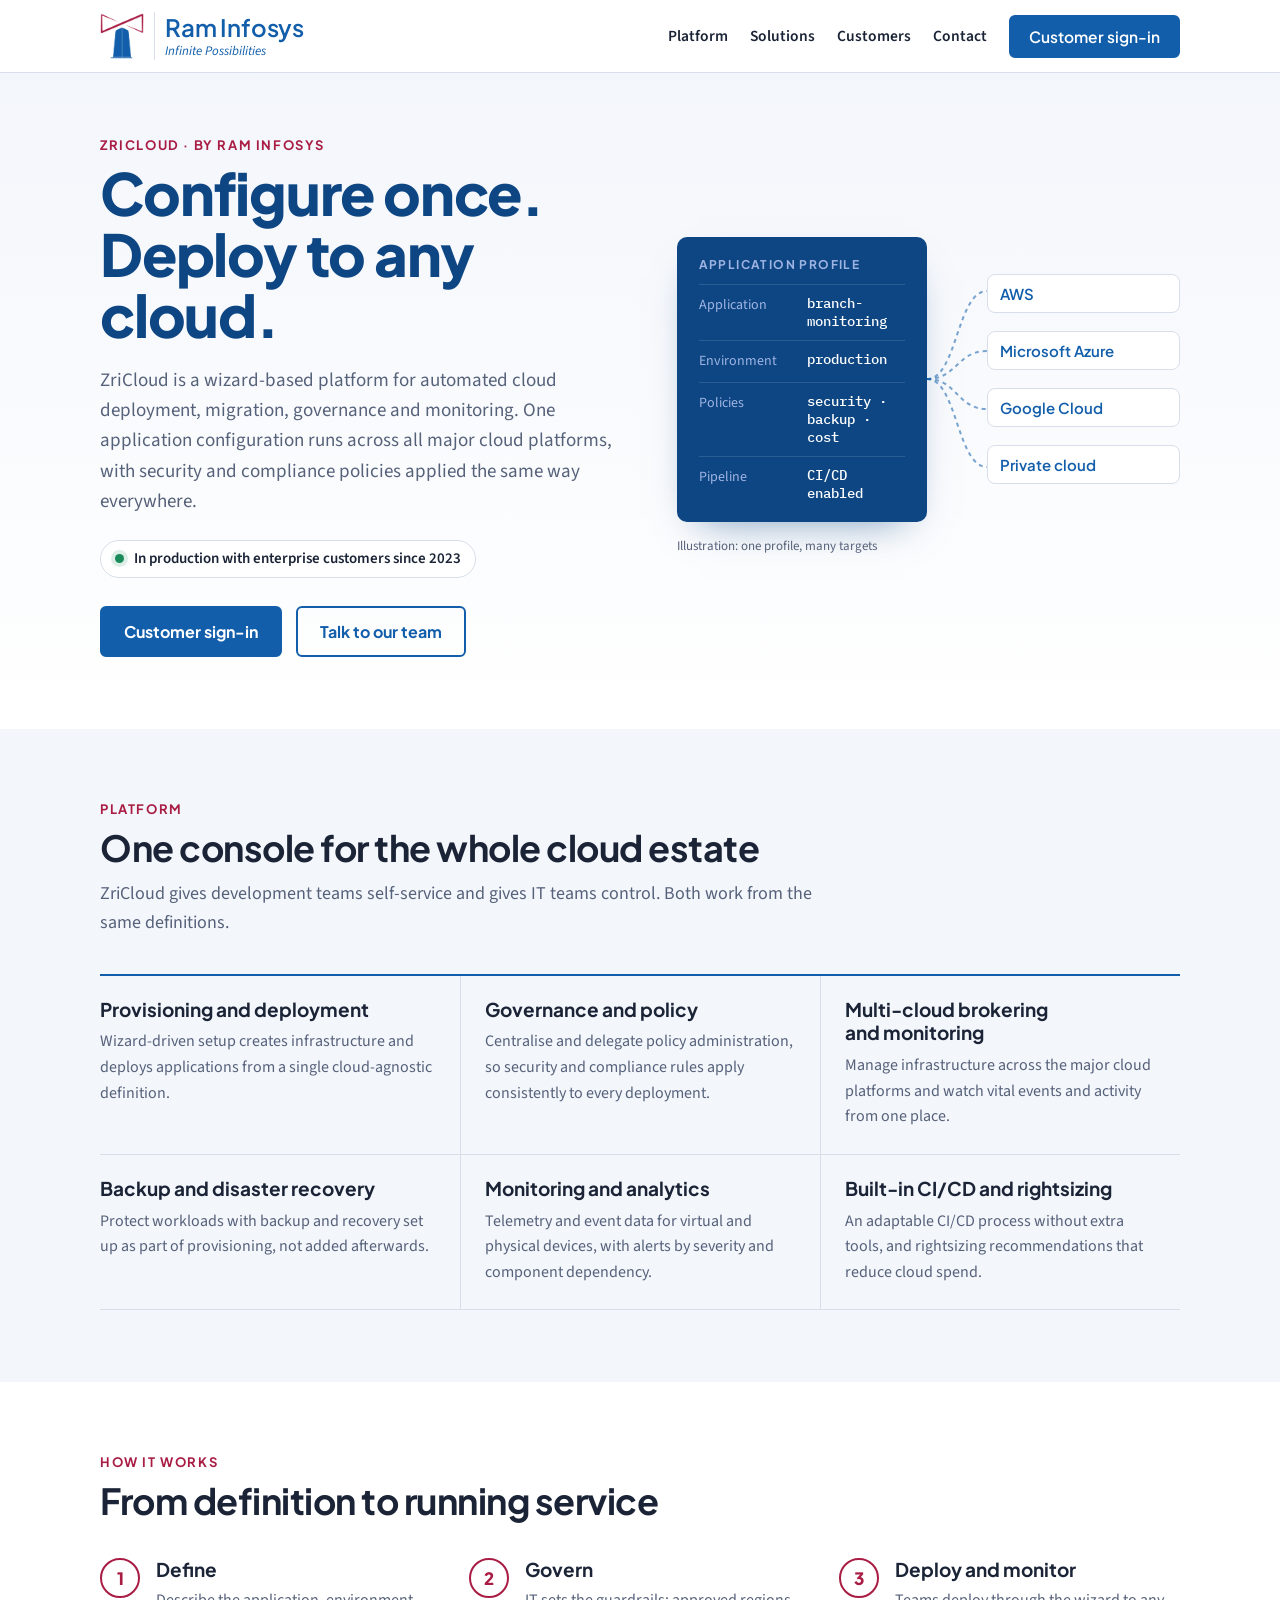
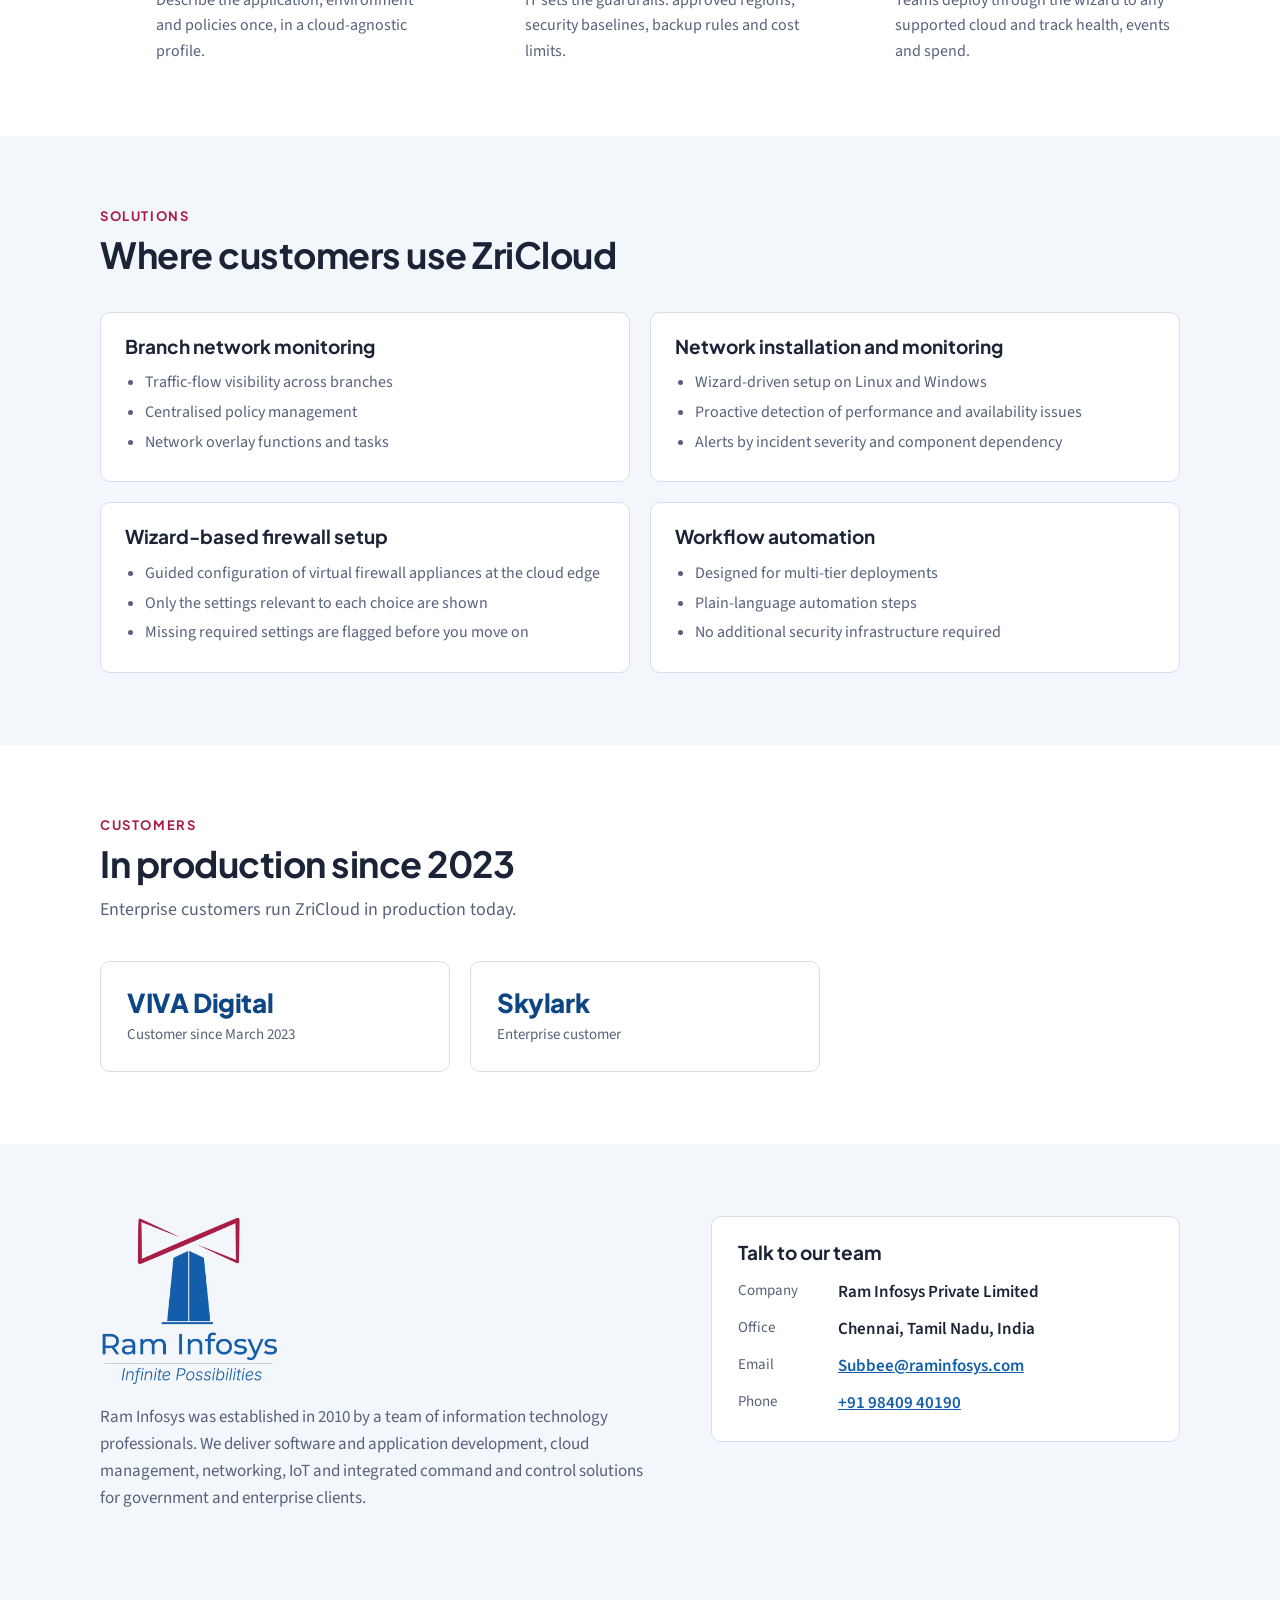
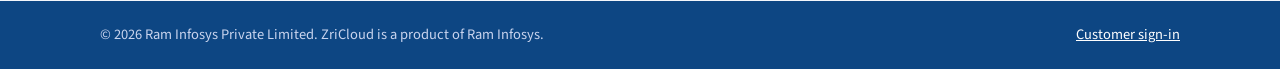
<file: index.html>
<!doctype html>
<html lang="en">
<head>
<meta charset="utf-8">
<meta name="viewport" content="width=device-width, initial-scale=1, viewport-fit=cover">
<title>ZriCloud — Ram Infosys</title>
<link rel="canonical" href="https://zricloud.com/">
<meta name="description" content="ZriCloud is a wizard-based platform from Ram Infosys for automated cloud deployment, governance and monitoring across all major clouds. In production with enterprise customers since 2023.">
<link rel="preconnect" href="https://fonts.googleapis.com">
<link rel="preconnect" href="https://fonts.gstatic.com" crossorigin>
<link rel="stylesheet" href="https://fonts.googleapis.com/css2?family=Plus+Jakarta+Sans:wght@500;600;700;800&family=Source+Sans+3:ital,wght@0,400;0,600;1,400&family=IBM+Plex+Mono:wght@500&display=swap">
<link rel="icon" type="image/png" href="favicon.png">
<link rel="apple-touch-icon" href="apple-touch-icon.png">
<link rel="stylesheet" href="styles.css">
</head>
<body>

<header class="topbar">
  <div class="wrap bar">
    <a class="brand" href="index.html" aria-label="Ram Infosys home">
      <img class="logo" src="logo-mark.png" alt="" width="44" height="46">
      <span class="wordmark"><span class="wm-name">Ram Infosys</span><span class="wm-tag">Infinite Possibilities</span></span>
    </a>
    <nav class="nav" aria-label="Main">
      <a href="#platform">Platform</a>
      <a href="#solutions">Solutions</a>
      <a href="#customers">Customers</a>
      <a href="#contact">Contact</a>
      <a class="btn btn-solid" href="login.html">Customer sign-in</a>
    </nav>
  </div>
</header>

<main>
  <section class="hero">
    <div class="wrap hero-grid">
      <div class="hero-copy">
        <p class="eyebrow">ZriCloud &middot; by Ram Infosys</p>
        <h1>Configure once.<br>Deploy to any cloud.</h1>
        <p class="lede">ZriCloud is a wizard-based platform for automated cloud deployment, migration, governance and monitoring. One application configuration runs across all major cloud platforms, with security and compliance policies applied the same way everywhere.</p>
        <p class="status"><span class="dot" aria-hidden="true"></span>In production with enterprise customers since 2023</p>
        <div class="cta-row">
          <a class="btn btn-solid btn-lg" href="login.html">Customer sign-in</a>
          <a class="btn btn-line btn-lg" href="#contact">Talk to our team</a>
        </div>
      </div>

      <figure class="deploy" aria-label="One application profile deployed to several clouds">
        <div class="profile">
          <p class="profile-k">Application profile</p>
          <dl>
            <div><dt>Application</dt><dd>branch-monitoring</dd></div>
            <div><dt>Environment</dt><dd>production</dd></div>
            <div><dt>Policies</dt><dd>security &middot; backup &middot; cost</dd></div>
            <div><dt>Pipeline</dt><dd>CI/CD enabled</dd></div>
          </dl>
        </div>
        <svg class="fan" viewBox="0 0 60 220" preserveAspectRatio="none" aria-hidden="true">
          <path d="M0 110 C 30 110, 30 22, 60 22" />
          <path d="M0 110 C 30 110, 30 82, 60 82" />
          <path d="M0 110 C 30 110, 30 140, 60 140" />
          <path d="M0 110 C 30 110, 30 198, 60 198" />
        </svg>
        <ul class="targets">
          <li>AWS</li>
          <li>Microsoft Azure</li>
          <li>Google Cloud</li>
          <li>Private cloud</li>
        </ul>
        <figcaption>Illustration: one profile, many targets</figcaption>
      </figure>
    </div>
  </section>

  <section id="platform" class="band">
    <div class="wrap">
      <div class="sec-head">
        <p class="eyebrow">Platform</p>
        <h2>One console for the whole cloud estate</h2>
        <p class="sec-lede">ZriCloud gives development teams self-service and gives IT teams control. Both work from the same definitions.</p>
      </div>
      <div class="caps">
        <article class="cap">
          <h3>Provisioning and deployment</h3>
          <p>Wizard-driven setup creates infrastructure and deploys applications from a single cloud-agnostic definition.</p>
        </article>
        <article class="cap">
          <h3>Governance and policy</h3>
          <p>Centralise and delegate policy administration, so security and compliance rules apply consistently to every deployment.</p>
        </article>
        <article class="cap">
          <h3>Multi-cloud brokering and monitoring</h3>
          <p>Manage infrastructure across the major cloud platforms and watch vital events and activity from one place.</p>
        </article>
        <article class="cap">
          <h3>Backup and disaster recovery</h3>
          <p>Protect workloads with backup and recovery set up as part of provisioning, not added afterwards.</p>
        </article>
        <article class="cap">
          <h3>Monitoring and analytics</h3>
          <p>Telemetry and event data for virtual and physical devices, with alerts by severity and component dependency.</p>
        </article>
        <article class="cap">
          <h3>Built-in CI/CD and rightsizing</h3>
          <p>An adaptable CI/CD process without extra tools, and rightsizing recommendations that reduce cloud spend.</p>
        </article>
      </div>
    </div>
  </section>

  <section class="how">
    <div class="wrap">
      <div class="sec-head">
        <p class="eyebrow">How it works</p>
        <h2>From definition to running service</h2>
      </div>
      <ol class="steps">
        <li><span class="step-n">1</span><div><h3>Define</h3><p>Describe the application, environment and policies once, in a cloud-agnostic profile.</p></div></li>
        <li><span class="step-n">2</span><div><h3>Govern</h3><p>IT sets the guardrails: approved regions, security baselines, backup rules and cost limits.</p></div></li>
        <li><span class="step-n">3</span><div><h3>Deploy and monitor</h3><p>Teams deploy through the wizard to any supported cloud and track health, events and spend.</p></div></li>
      </ol>
    </div>
  </section>

  <section id="solutions" class="band">
    <div class="wrap">
      <div class="sec-head">
        <p class="eyebrow">Solutions</p>
        <h2>Where customers use ZriCloud</h2>
      </div>
      <div class="sols">
        <article class="sol">
          <h3>Branch network monitoring</h3>
          <ul><li>Traffic-flow visibility across branches</li><li>Centralised policy management</li><li>Network overlay functions and tasks</li></ul>
        </article>
        <article class="sol">
          <h3>Network installation and monitoring</h3>
          <ul><li>Wizard-driven setup on Linux and Windows</li><li>Proactive detection of performance and availability issues</li><li>Alerts by incident severity and component dependency</li></ul>
        </article>
        <article class="sol">
          <h3>Wizard-based firewall setup</h3>
          <ul><li>Guided configuration of virtual firewall appliances at the cloud edge</li><li>Only the settings relevant to each choice are shown</li><li>Missing required settings are flagged before you move on</li></ul>
        </article>
        <article class="sol">
          <h3>Workflow automation</h3>
          <ul><li>Designed for multi-tier deployments</li><li>Plain-language automation steps</li><li>No additional security infrastructure required</li></ul>
        </article>
      </div>
    </div>
  </section>

  <section id="customers" class="customers">
    <div class="wrap">
      <div class="sec-head">
        <p class="eyebrow">Customers</p>
        <h2>In production since 2023</h2>
        <p class="sec-lede">Enterprise customers run ZriCloud in production today.</p>
      </div>
      <div class="cust-row">
        <article class="cust">
          <p class="cust-name">VIVA Digital</p>
          <p class="cust-meta">Customer since March 2023</p>
        </article>
        <article class="cust">
          <p class="cust-name">Skylark</p>
          <p class="cust-meta">Enterprise customer</p>
        </article>
      </div>
    </div>
  </section>

  <section id="contact" class="band contact">
    <div class="wrap contact-grid">
      <div>
        <img class="about-logo" src="logo-full.png" alt="Ram Infosys — Infinite Possibilities" width="180" height="169">
        <p>Ram Infosys was established in 2010 by a team of information technology professionals. We deliver software and application development, cloud management, networking, IoT and integrated command and control solutions for government and enterprise clients.</p>
      </div>
      <div class="contact-card">
        <h3>Talk to our team</h3>
        <dl class="contact-list">
          <div><dt>Company</dt><dd>Ram Infosys Private Limited</dd></div>
          <div><dt>Office</dt><dd>Chennai, Tamil Nadu, India</dd></div>
          <div><dt>Email</dt><dd><a href="mailto:Subbee@raminfosys.com">Subbee@raminfosys.com</a></dd></div>
          <div><dt>Phone</dt><dd><a href="tel:+919840940190">+91 98409 40190</a></dd></div>
        </dl>
      </div>
    </div>
  </section>
</main>

<footer class="foot">
  <div class="wrap foot-row">
    <p>&copy; 2026 Ram Infosys Private Limited. ZriCloud is a product of Ram Infosys.</p>
    <p><a href="login.html">Customer sign-in</a></p>
  </div>
</footer>
</body>
</html>
</file>
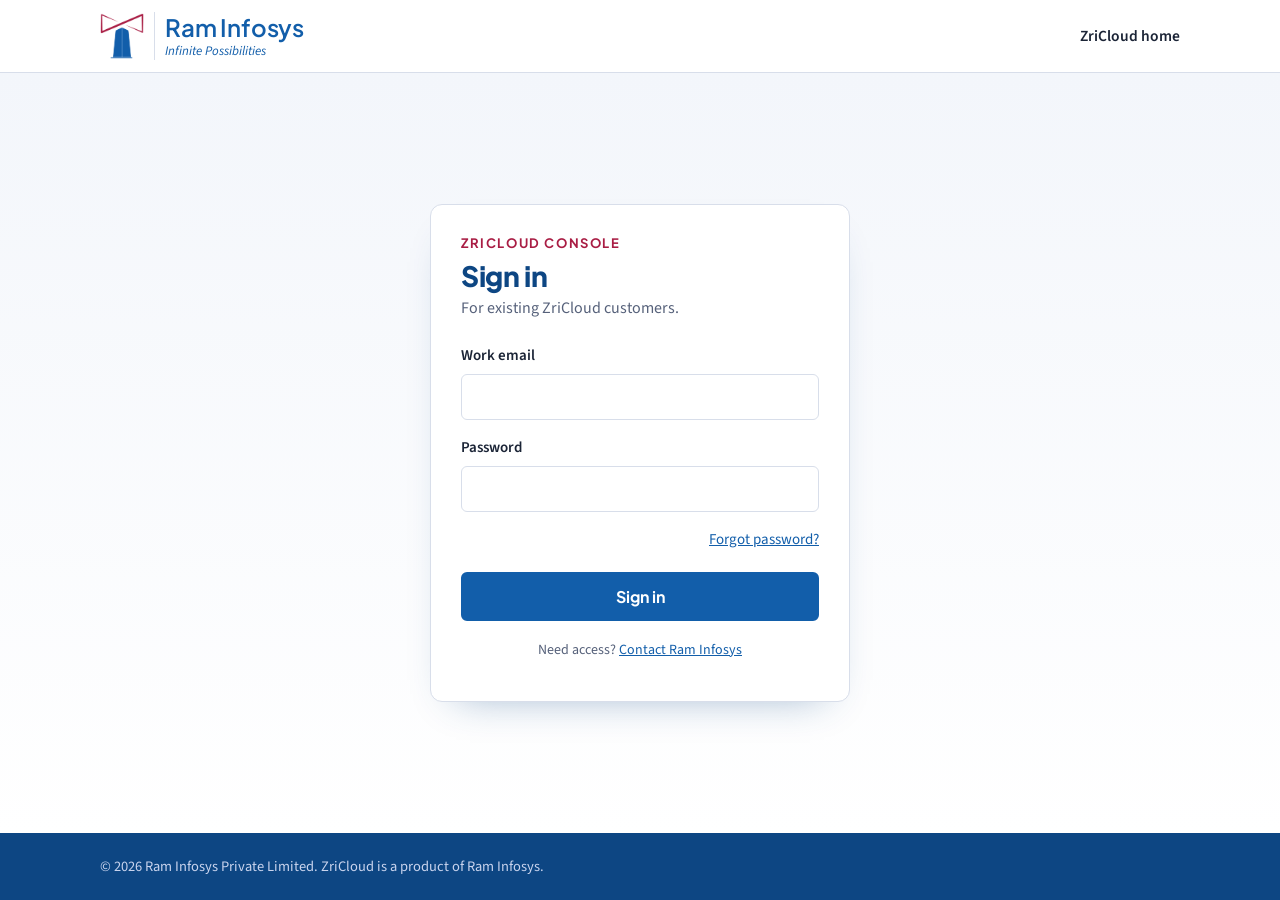
<file: login.html>
<!doctype html>
<html lang="en">
<head>
<meta charset="utf-8">
<meta name="viewport" content="width=device-width, initial-scale=1, viewport-fit=cover">
<title>Sign in — ZriCloud</title>
<meta name="robots" content="noindex">
<link rel="preconnect" href="https://fonts.googleapis.com">
<link rel="preconnect" href="https://fonts.gstatic.com" crossorigin>
<link rel="stylesheet" href="https://fonts.googleapis.com/css2?family=Plus+Jakarta+Sans:wght@500;600;700;800&family=Source+Sans+3:ital,wght@0,400;0,600;1,400&family=IBM+Plex+Mono:wght@500&display=swap">
<link rel="icon" type="image/png" href="favicon.png">
<link rel="apple-touch-icon" href="apple-touch-icon.png">
<link rel="stylesheet" href="styles.css">
</head>
<body>

<header class="topbar">
  <div class="wrap bar">
    <a class="brand" href="index.html" aria-label="Ram Infosys home">
      <img class="logo" src="logo-mark.png" alt="" width="44" height="46">
      <span class="wordmark"><span class="wm-name">Ram Infosys</span><span class="wm-tag">Infinite Possibilities</span></span>
    </a>
    <nav class="nav" aria-label="Main">
      <a href="index.html">ZriCloud home</a>
    </nav>
  </div>
</header>

<main class="auth">
  <div class="auth-card">
    <p class="eyebrow">ZriCloud console</p>
    <h1>Sign in</h1>
    <p class="auth-sub">For existing ZriCloud customers.</p>

    <!-- PLACEHOLDER: this form sends nothing anywhere.
         Replace it with a link or redirect to the live ZriCloud console when it is attached. -->
    <form id="signin" novalidate>
      <div class="field">
        <label for="email">Work email</label>
        <input id="email" name="email" type="email" autocomplete="username" required>
      </div>
      <div class="field">
        <label for="password">Password</label>
        <input id="password" name="password" type="password" autocomplete="current-password" required>
      </div>
      <div class="auth-row">
        <span></span>
        <a href="index.html#contact">Forgot password?</a>
      </div>
      <button class="btn btn-solid" type="submit">Sign in</button>
    </form>
    <p class="notice" id="notice" hidden role="status">The ZriCloud console is being connected to this address. Existing customers can continue to use their current console link, or contact Ram Infosys support.</p>
    <p class="auth-foot">Need access? <a href="index.html#contact">Contact Ram Infosys</a></p>
  </div>
</main>

<footer class="foot">
  <div class="wrap foot-row">
    <p>&copy; 2026 Ram Infosys Private Limited. ZriCloud is a product of Ram Infosys.</p>
  </div>
</footer>

<script>
  // Placeholder only: nothing typed here is stored or transmitted.
  document.getElementById('signin').addEventListener('submit', function (e) {
    e.preventDefault();
    document.getElementById('password').value = '';
    document.getElementById('notice').hidden = false;
  });
</script>
</body>
</html>
</file>
<file: styles.css>
/* Layout: navy header + split hero (copy | deployment figure), alternating white / tint bands, 1120px column. */
:root {
  --navy: #125eaa;      /* Ram Infosys logo blue */
  --navy-deep: #0d4683;
  --crimson: #a91d44;   /* logo red, used sparingly */
  --ink: #1b2436;
  --muted: #56617a;
  --line: #d8deea;
  --tint: #f3f6fb;
  --paper: #ffffff;
  --ok: #1b8a5a;
  --f-display: "Plus Jakarta Sans", "Segoe UI", Arial, sans-serif;
  --f-body: "Source Sans 3", "Segoe UI", Arial, sans-serif;
  --f-mono: "IBM Plex Mono", Consolas, monospace;
  color-scheme: light;
}
* { box-sizing: border-box; }
html { scroll-behavior: smooth; }
@media (prefers-reduced-motion: reduce) { html { scroll-behavior: auto; } }
body { margin: 0; background: var(--paper); color: var(--ink); font: 17px/1.6 var(--f-body); }
img { max-width: 100%; }
[hidden] { display: none !important; }
a { color: var(--navy); }
a:focus-visible, .btn:focus-visible, input:focus-visible, button:focus-visible { outline: 3px solid #f0b429; outline-offset: 2px; }

.wrap { max-width: 1120px; margin: 0 auto; padding-left: max(20px, env(safe-area-inset-left, 0px)); padding-right: max(20px, env(safe-area-inset-right, 0px)); }

/* Header */
.topbar { background: var(--paper); border-bottom: 1px solid var(--line); position: sticky; top: 0; z-index: 10; }
.bar { display: flex; align-items: center; justify-content: space-between; gap: 16px; padding-block: 12px; flex-wrap: wrap; }
.brand { display: flex; align-items: center; text-decoration: none; }
.logo { height: 46px; width: auto; }
.about-logo { width: 180px; height: auto; display: block; margin-bottom: 18px; }
.brand { gap: 10px; }
.wordmark { display: flex; flex-direction: column; line-height: 1.05; border-left: 1px solid var(--line); padding-left: 10px; }
.wm-name { font: 600 24px var(--f-display); color: var(--navy); letter-spacing: -0.2px; }
.wm-tag { font: italic 13px var(--f-body); color: var(--navy); }
.nav { display: flex; align-items: center; gap: 22px; flex-wrap: wrap; }
.nav a { text-decoration: none; color: var(--ink); font-weight: 600; font-size: 15.5px; }
.nav a:hover { color: var(--navy); }

.btn { display: inline-block; text-decoration: none; font: 700 15px var(--f-display); padding: 10px 18px; border-radius: 6px; border: 2px solid var(--navy); cursor: pointer; }
.btn-solid { background: var(--navy); color: #fff !important; }
.btn-solid:hover { background: var(--navy-deep); border-color: var(--navy-deep); }
.btn-line { background: transparent; color: var(--navy) !important; }
.btn-line:hover { background: var(--tint); }
.btn-lg { padding: 13px 22px; font-size: 16px; }

.eyebrow { font: 700 13px var(--f-display); letter-spacing: 1.6px; text-transform: uppercase; color: var(--crimson); margin: 0 0 10px; }
h1, h2, h3 { font-family: var(--f-display); color: var(--ink); text-wrap: balance; margin: 0; }
h1 { font-size: clamp(36px, 5.4vw, 58px); line-height: 1.05; letter-spacing: -1.2px; font-weight: 800; color: var(--navy-deep); }
h2 { font-size: clamp(26px, 3.2vw, 36px); line-height: 1.15; letter-spacing: -0.5px; font-weight: 700; }
h3 { font-size: 19px; line-height: 1.25; font-weight: 700; }

/* Hero */
.hero { padding-block: 64px 72px; background: linear-gradient(180deg, var(--tint), var(--paper)); }
.hero-grid { display: grid; grid-template-columns: 1.05fr 1fr; gap: 48px; align-items: center; }
.hero-copy { min-width: 0; }
.lede { font-size: 19px; color: var(--muted); max-width: 34em; margin: 20px 0 0; }
.status { display: inline-flex; align-items: center; gap: 10px; margin: 22px 0 0; font-weight: 600; color: var(--ink); background: var(--paper); border: 1px solid var(--line); border-radius: 30px; padding: 6px 14px; font-size: 15px; }
.dot { width: 9px; height: 9px; border-radius: 50%; background: var(--ok); box-shadow: 0 0 0 4px rgba(27,138,90,0.15); }
.cta-row { display: flex; gap: 14px; flex-wrap: wrap; margin-top: 28px; }

.deploy { margin: 0; display: grid; grid-template-columns: minmax(0, 1.3fr) 60px minmax(0, 1fr); align-items: center; min-width: 0; }
.profile { background: var(--navy-deep); color: #e6ecf8; border-radius: 10px; padding: 20px 22px; box-shadow: 0 18px 40px -22px rgba(13,70,131,0.6); }
.profile-k { font: 700 12px var(--f-display); letter-spacing: 1.4px; text-transform: uppercase; color: #9fb4e3; margin: 0 0 12px; }
.profile dl { margin: 0; display: grid; gap: 10px; }
.profile dl div { display: grid; grid-template-columns: 100px 1fr; gap: 8px; border-top: 1px solid rgba(255,255,255,0.12); padding-top: 9px; }
.profile dt { font-size: 14px; color: #9fb4e3; }
.profile dd { margin: 0; font: 500 14px var(--f-mono); color: #fff; overflow-wrap: anywhere; }
.fan { width: 60px; height: 220px; }
.fan path { fill: none; stroke: var(--navy); stroke-width: 2; stroke-dasharray: 4 4; opacity: 0.55; }
.targets { list-style: none; margin: 0; padding: 0; display: grid; gap: 18px; }
.targets li { background: var(--paper); border: 1.5px solid var(--line); border-radius: 8px; padding: 9px 12px; font: 600 15px var(--f-display); color: var(--navy); }
.deploy figcaption { grid-column: 1 / -1; font-size: 13px; color: var(--muted); margin-top: 14px; }

/* Sections */
section { padding-block: 72px; }
.band { background: var(--tint); }
.sec-head { max-width: 720px; margin-bottom: 36px; }
.sec-lede { color: var(--muted); font-size: 18px; margin: 12px 0 0; }

.caps { display: grid; grid-template-columns: repeat(3, minmax(0, 1fr)); gap: 0; border-top: 2px solid var(--navy); }
.cap { padding: 22px 24px 24px 0; border-bottom: 1px solid var(--line); }
.cap:not(:nth-child(3n+1)) { padding-left: 24px; border-left: 1px solid var(--line); }
.cap p { margin: 8px 0 0; color: var(--muted); font-size: 16px; }

.steps { list-style: none; margin: 0; padding: 0; display: grid; grid-template-columns: repeat(3, minmax(0, 1fr)); gap: 28px; }
.steps li { display: flex; gap: 16px; align-items: flex-start; }
.step-n { flex: none; width: 40px; height: 40px; border-radius: 50%; border: 2px solid var(--crimson); color: var(--crimson); display: grid; place-items: center; font: 800 17px var(--f-display); }
.steps p { margin: 6px 0 0; color: var(--muted); font-size: 16px; }

.sols { display: grid; grid-template-columns: repeat(2, minmax(0, 1fr)); gap: 20px; }
.sol { background: var(--paper); border: 1px solid var(--line); border-radius: 10px; padding: 22px 24px; }
.sol ul { margin: 12px 0 0; padding-left: 20px; color: var(--muted); font-size: 16px; }
.sol li { margin-bottom: 4px; }

.cust-row { display: grid; grid-template-columns: repeat(2, minmax(0, 1fr)); gap: 20px; max-width: 720px; }
.cust { border: 1.5px solid var(--line); border-radius: 10px; padding: 24px 26px; }
.cust-name { font: 800 26px var(--f-display); color: var(--navy-deep); margin: 0; letter-spacing: -0.4px; }
.cust-meta { margin: 4px 0 0; color: var(--muted); font-size: 15px; }

.contact-grid { display: grid; grid-template-columns: 1.2fr 1fr; gap: 48px; align-items: start; }
.contact-grid > div { min-width: 0; }
.contact-grid p { color: var(--muted); max-width: 34em; }
.contact-card { background: var(--paper); border: 1px solid var(--line); border-radius: 10px; padding: 24px 26px; }
.contact-list { margin: 14px 0 0; display: grid; gap: 10px; }
.contact-list div { display: grid; grid-template-columns: 90px 1fr; gap: 10px; }
.contact-list dt { color: var(--muted); font-size: 15px; }
.contact-list dd { margin: 0; font-weight: 600; overflow-wrap: anywhere; }

.foot { background: var(--navy-deep); color: #c9d4ee; font-size: 14.5px; }
.foot-row { display: flex; justify-content: space-between; gap: 16px; flex-wrap: wrap; padding-block: 22px; }
.foot p { margin: 0; }
.foot a { color: #fff; }

/* Sign-in page */
.auth { min-height: calc(100vh - 140px); display: grid; place-items: center; padding-block: 56px; background: linear-gradient(180deg, var(--tint), var(--paper)); }
.auth-card { width: 100%; max-width: 420px; background: var(--paper); border: 1px solid var(--line); border-radius: 12px; padding: 30px 30px 26px; box-shadow: 0 18px 40px -26px rgba(13,70,131,0.45); }
.auth-card h1 { font-size: 28px; letter-spacing: -0.4px; }
.auth-sub { color: var(--muted); margin: 6px 0 22px; font-size: 16px; }
.field { display: grid; gap: 6px; margin-bottom: 16px; }
.field label { font-weight: 600; font-size: 15px; }
.field input { font: 16px var(--f-body); padding: 11px 12px; border: 1.5px solid var(--line); border-radius: 6px; color: var(--ink); background: var(--paper); width: 100%; }
.field input:focus { border-color: var(--navy); }
.auth-row { display: flex; justify-content: space-between; align-items: center; gap: 10px; flex-wrap: wrap; font-size: 15px; margin-bottom: 20px; }
.auth-card .btn { width: 100%; text-align: center; padding: 12px; font-size: 16px; }
.notice { margin-top: 18px; padding: 12px 14px; border-radius: 8px; background: var(--tint); border: 1px solid var(--line); font-size: 15px; color: var(--ink); }
.auth-foot { margin-top: 18px; font-size: 14px; color: var(--muted); text-align: center; }

@media (max-width: 860px) {
  .hero-grid, .contact-grid { grid-template-columns: 1fr; gap: 36px; }
  .caps { grid-template-columns: repeat(2, minmax(0, 1fr)); }
  .cap:not(:nth-child(3n+1)) { padding-left: 0; border-left: 0; }
  .cap:nth-child(2n) { padding-left: 20px; border-left: 1px solid var(--line); }
  .steps { grid-template-columns: 1fr; }
}
@media (max-width: 560px) {
  body { font-size: 16px; }
  .nav a:not(.btn) { display: none; }
  .bar { flex-wrap: nowrap; }
  .logo { height: 38px; }
  .wm-name { font-size: 20px; }
  .wm-tag { font-size: 12px; }
  .nav .btn { padding: 8px 12px; font-size: 14px; white-space: nowrap; }
  .caps, .sols, .cust-row { grid-template-columns: 1fr; }
  .cap:nth-child(2n) { padding-left: 0; border-left: 0; }
  .deploy { grid-template-columns: minmax(0, 1fr) 40px minmax(0, 0.85fr); }
  .fan { width: 40px; }
  .profile dl div { grid-template-columns: 1fr; gap: 2px; }
  section { padding-block: 52px; }
}
</file>
